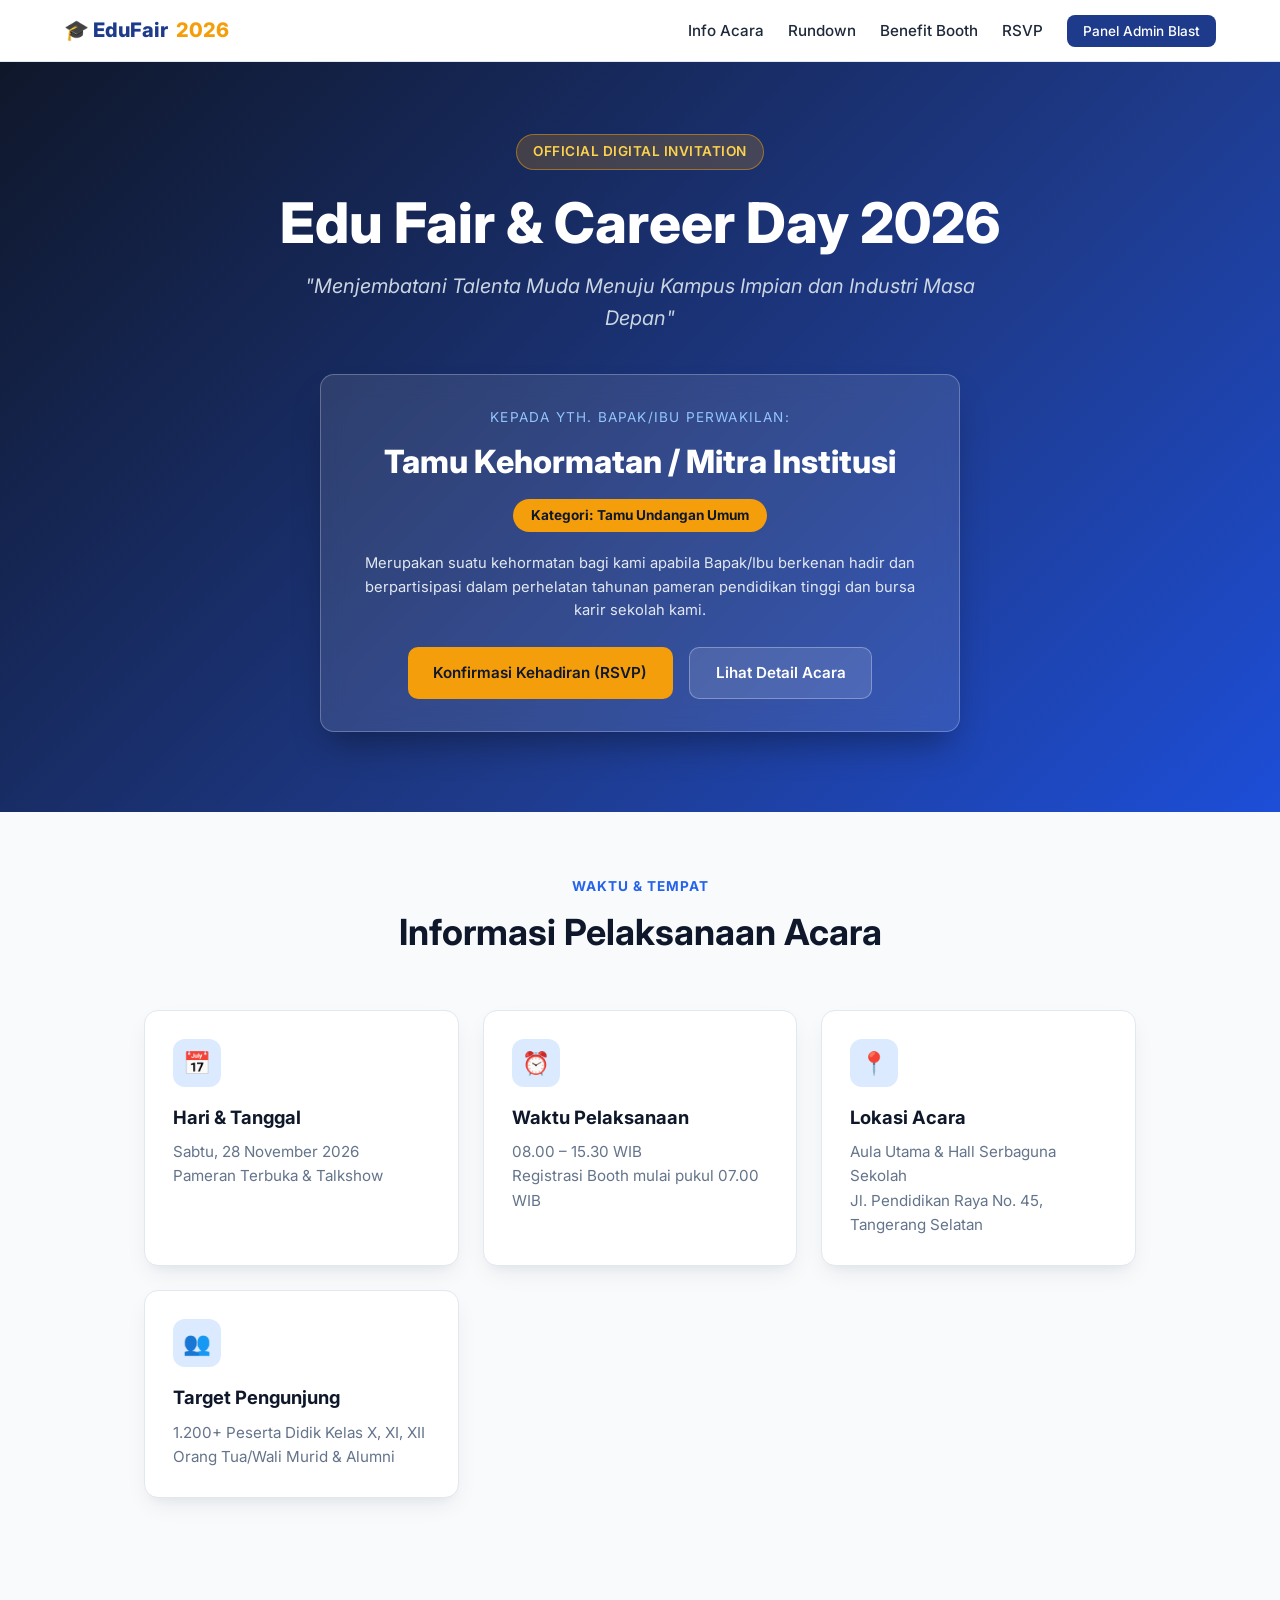
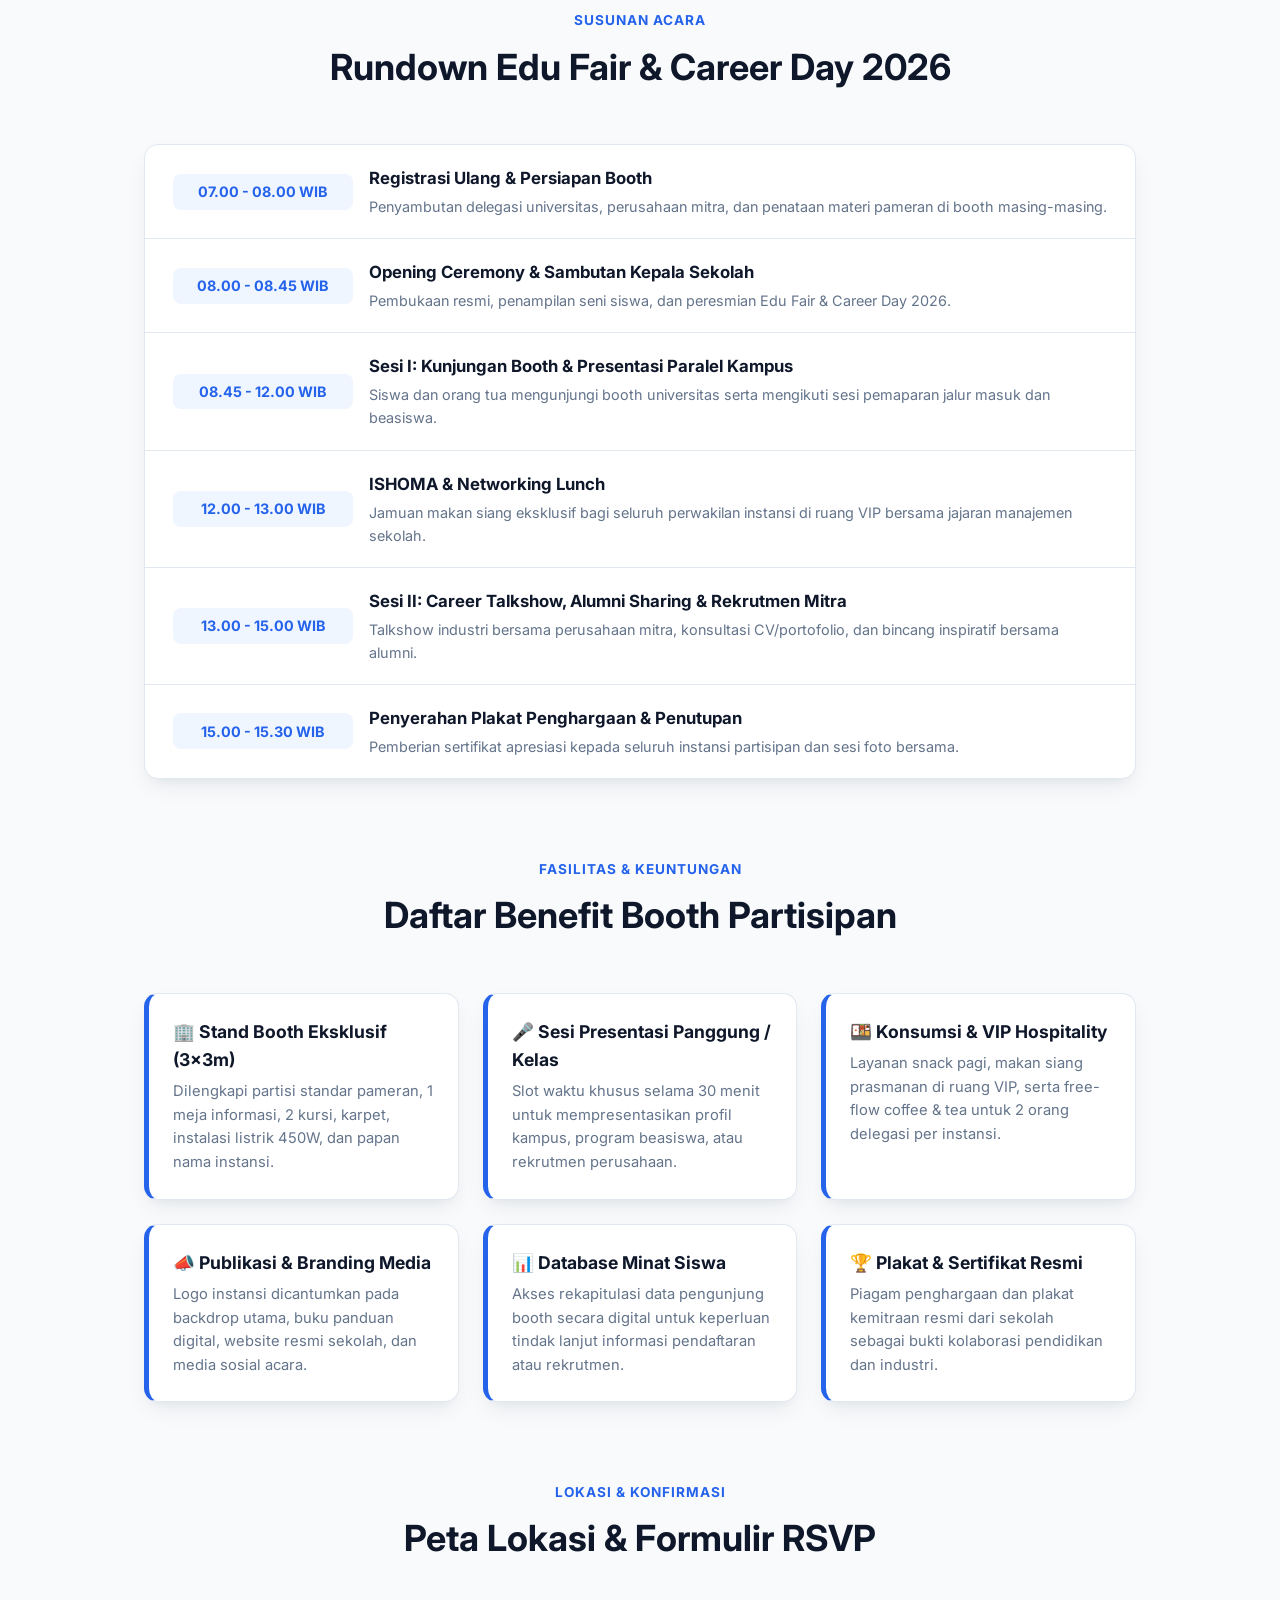
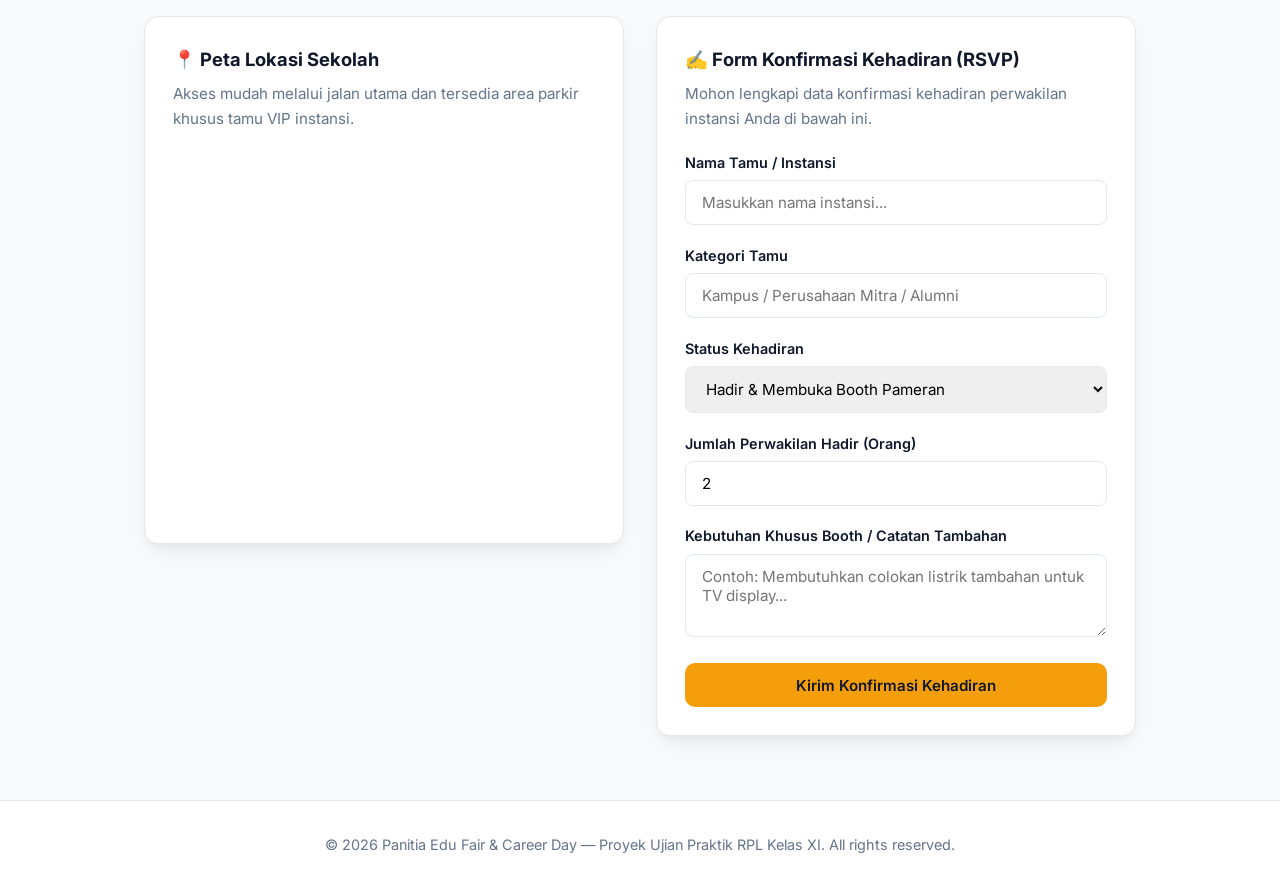
<file: index.html>
<!DOCTYPE html>
<html lang="id">
<head>
    <meta charset="UTF-8">
    <meta name="viewport" content="width=device-width, initial-scale=1.0">
    <title>Undangan Resmi - Edu Fair & Career Day 2026</title>
    <link rel="stylesheet" href="style.css">
    <link rel="preconnect" href="https://fonts.googleapis.com">
    <link rel="preconnect" href="https://fonts.gstatic.com" crossorigin>
    <link href="https://fonts.googleapis.com/css2?family=Inter:wght@400;500;600;700;800&display=swap" rel="stylesheet">
</head>
<body>

    <!-- Navigasi -->
    <nav class="navbar">
        <a href="index.html" class="brand">🎓 EduFair<span>2026</span></a>
        <ul class="nav-links">
            <li><a href="#acara">Info Acara</a></li>
            <li><a href="#rundown">Rundown</a></li>
            <li><a href="#benefit">Benefit Booth</a></li>
            <li><a href="#rsvp">RSVP</a></li>
            <li><a href="admin.html" class="btn-nav">Panel Admin Blast</a></li>
        </ul>
    </nav>

    <!-- Hero & Personalisasi Tamu Dinamis -->
    <header class="hero">
        <span class="hero-badge">Official Digital Invitation</span>
        <h1>Edu Fair & Career Day 2026</h1>
        <p class="hero-theme">"Menjembatani Talenta Muda Menuju Kampus Impian dan Industri Masa Depan"</p>

        <div class="invitation-box">
            <p class="invitation-label">Kepada Yth. Bapak/Ibu Perwakilan:</p>
            <h2 id="guest-name" class="guest-name">Tamu Kehormatan / Mitra Institusi</h2>
            <div>
                <span id="guest-category" class="guest-category">Kategori: Tamu Undangan Umum</span>
            </div>
            <p class="invitation-note">
                Merupakan suatu kehormatan bagi kami apabila Bapak/Ibu berkenan hadir dan berpartisipasi dalam perhelatan tahunan pameran pendidikan tinggi dan bursa karir sekolah kami.
            </p>
            <div class="hero-actions">
                <a href="#rsvp" class="btn btn-primary">Konfirmasi Kehadiran (RSVP)</a>
                <a href="#acara" class="btn btn-outline">Lihat Detail Acara</a>
            </div>
        </div>
    </header>

    <!-- Informasi Waktu & Pelaksanaan -->
    <section id="acara" class="container">
        <div class="section-header">
            <span class="section-tag">Waktu & Tempat</span>
            <h2>Informasi Pelaksanaan Acara</h2>
        </div>

        <div class="info-grid">
            <div class="card">
                <div class="card-icon">📅</div>
                <h3>Hari & Tanggal</h3>
                <p>Sabtu, 28 November 2026</p>
                <p>Pameran Terbuka & Talkshow</p>
            </div>
            <div class="card">
                <div class="card-icon">⏰</div>
                <h3>Waktu Pelaksanaan</h3>
                <p>08.00 – 15.30 WIB</p>
                <p>Registrasi Booth mulai pukul 07.00 WIB</p>
            </div>
            <div class="card">
                <div class="card-icon">📍</div>
                <h3>Lokasi Acara</h3>
                <p>Aula Utama & Hall Serbaguna Sekolah</p>
                <p>Jl. Pendidikan Raya No. 45, Tangerang Selatan</p>
            </div>
            <div class="card">
                <div class="card-icon">👥</div>
                <h3>Target Pengunjung</h3>
                <p>1.200+ Peserta Didik Kelas X, XI, XII</p>
                <p>Orang Tua/Wali Murid & Alumni</p>
            </div>
        </div>
    </section>

    <!-- Rundown Acara -->
    <section id="rundown" class="container" style="padding-top: 1rem;">
        <div class="section-header">
            <span class="section-tag">Susunan Acara</span>
            <h2>Rundown Edu Fair & Career Day 2026</h2>
        </div>

        <div class="rundown-wrapper">
            <div class="rundown-item">
                <span class="rundown-time">07.00 - 08.00 WIB</span>
                <div class="rundown-detail">
                    <h4>Registrasi Ulang & Persiapan Booth</h4>
                    <p>Penyambutan delegasi universitas, perusahaan mitra, dan penataan materi pameran di booth masing-masing.</p>
                </div>
            </div>
            <div class="rundown-item">
                <span class="rundown-time">08.00 - 08.45 WIB</span>
                <div class="rundown-detail">
                    <h4>Opening Ceremony & Sambutan Kepala Sekolah</h4>
                    <p>Pembukaan resmi, penampilan seni siswa, dan peresmian Edu Fair & Career Day 2026.</p>
                </div>
            </div>
            <div class="rundown-item">
                <span class="rundown-time">08.45 - 12.00 WIB</span>
                <div class="rundown-detail">
                    <h4>Sesi I: Kunjungan Booth & Presentasi Paralel Kampus</h4>
                    <p>Siswa dan orang tua mengunjungi booth universitas serta mengikuti sesi pemaparan jalur masuk dan beasiswa.</p>
                </div>
            </div>
            <div class="rundown-item">
                <span class="rundown-time">12.00 - 13.00 WIB</span>
                <div class="rundown-detail">
                    <h4>ISHOMA & Networking Lunch</h4>
                    <p>Jamuan makan siang eksklusif bagi seluruh perwakilan instansi di ruang VIP bersama jajaran manajemen sekolah.</p>
                </div>
            </div>
            <div class="rundown-item">
                <span class="rundown-time">13.00 - 15.00 WIB</span>
                <div class="rundown-detail">
                    <h4>Sesi II: Career Talkshow, Alumni Sharing & Rekrutmen Mitra</h4>
                    <p>Talkshow industri bersama perusahaan mitra, konsultasi CV/portofolio, dan bincang inspiratif bersama alumni.</p>
                </div>
            </div>
            <div class="rundown-item">
                <span class="rundown-time">15.00 - 15.30 WIB</span>
                <div class="rundown-detail">
                    <h4>Penyerahan Plakat Penghargaan & Penutupan</h4>
                    <p>Pemberian sertifikat apresiasi kepada seluruh instansi partisipan dan sesi foto bersama.</p>
                </div>
            </div>
        </div>
    </section>

    <!-- Benefit Booth -->
    <section id="benefit" class="container" style="padding-top: 1rem;">
        <div class="section-header">
            <span class="section-tag">Fasilitas & Keuntungan</span>
            <h2>Daftar Benefit Booth Partisipan</h2>
        </div>

        <div class="benefits-grid">
            <div class="benefit-card">
                <h3>🏢 Stand Booth Eksklusif (3x3m)</h3>
                <p>Dilengkapi partisi standar pameran, 1 meja informasi, 2 kursi, karpet, instalasi listrik 450W, dan papan nama instansi.</p>
            </div>
            <div class="benefit-card">
                <h3>🎤 Sesi Presentasi Panggung / Kelas</h3>
                <p>Slot waktu khusus selama 30 menit untuk mempresentasikan profil kampus, program beasiswa, atau rekrutmen perusahaan.</p>
            </div>
            <div class="benefit-card">
                <h3>🍱 Konsumsi & VIP Hospitality</h3>
                <p>Layanan snack pagi, makan siang prasmanan di ruang VIP, serta free-flow coffee & tea untuk 2 orang delegasi per instansi.</p>
            </div>
            <div class="benefit-card">
                <h3>📣 Publikasi & Branding Media</h3>
                <p>Logo instansi dicantumkan pada backdrop utama, buku panduan digital, website resmi sekolah, dan media sosial acara.</p>
            </div>
            <div class="benefit-card">
                <h3>📊 Database Minat Siswa</h3>
                <p>Akses rekapitulasi data pengunjung booth secara digital untuk keperluan tindak lanjut informasi pendaftaran atau rekrutmen.</p>
            </div>
            <div class="benefit-card">
                <h3>🏆 Plakat & Sertifikat Resmi</h3>
                <p>Piagam penghargaan dan plakat kemitraan resmi dari sekolah sebagai bukti kolaborasi pendidikan dan industri.</p>
            </div>
        </div>
    </section>

    <!-- Lokasi Google Maps & Form RSVP -->
    <section id="rsvp" class="container" style="padding-top: 1rem;">
        <div class="section-header">
            <span class="section-tag">Lokasi & Konfirmasi</span>
            <h2>Peta Lokasi & Formulir RSVP</h2>
        </div>

        <div class="split-layout">
            <!-- Peta Lokasi -->
            <div class="card">
                <h3>📍 Peta Lokasi Sekolah</h3>
                <p>Akses mudah melalui jalan utama dan tersedia area parkir khusus tamu VIP instansi.</p>
                <iframe 
                    class="map-frame"
                    src="https://www.google.com/maps/embed?pb=!1m18!1m12!1m3!1d3965.716364615568!2d106.707342!3d-6.30095!2m3!1f0!2f0!3f0!3m2!1i1024!2i768!4f13.1!3m3!1m2!1s0x2e69fab10419c095%3A0x8030000000000000!2sTangerang%20Selatan%2C%20Banten!5e0!3m2!1sid!2sid!4v1700000000000!5m2!1sid!2sid" 
                    allowfullscreen="" 
                    loading="lazy" 
                    referrerpolicy="no-referrer-when-downgrade">
                </iframe>
            </div>

            <!-- Form RSVP -->
            <div class="card">
                <h3>✍️ Form Konfirmasi Kehadiran (RSVP)</h3>
                <p style="margin-bottom: 1.25rem;">Mohon lengkapi data konfirmasi kehadiran perwakilan instansi Anda di bawah ini.</p>

                <form id="rsvp-form">
                    <div class="form-group">
                        <label for="rsvp-instansi">Nama Tamu / Instansi</label>
                        <input type="text" id="rsvp-instansi" class="form-control" placeholder="Masukkan nama instansi..." required>
                    </div>
                    <div class="form-group">
                        <label for="rsvp-kategori">Kategori Tamu</label>
                        <input type="text" id="rsvp-kategori" class="form-control" placeholder="Kampus / Perusahaan Mitra / Alumni" required>
                    </div>
                    <div class="form-group">
                        <label for="rsvp-status">Status Kehadiran</label>
                        <select id="rsvp-status" class="form-control" required>
                            <option value="Hadir & Membuka Booth">Hadir & Membuka Booth Pameran</option>
                            <option value="Hadir Sebagai Pembicara / Tamu VIP">Hadir Sebagai Pembicara / Tamu VIP</option>
                            <option value="Berhalangan Hadir">Maaf, Berhalangan Hadir</option>
                        </select>
                    </div>
                    <div class="form-group">
                        <label for="rsvp-delegasi">Jumlah Perwakilan Hadir (Orang)</label>
                        <input type="number" id="rsvp-delegasi" class="form-control" min="1" max="10" value="2" required>
                    </div>
                    <div class="form-group">
                        <label for="rsvp-catatan">Kebutuhan Khusus Booth / Catatan Tambahan</label>
                        <textarea id="rsvp-catatan" class="form-control" rows="3" placeholder="Contoh: Membutuhkan colokan listrik tambahan untuk TV display..."></textarea>
                    </div>
                    <button type="submit" class="btn btn-primary" style="width: 100%;">Kirim Konfirmasi Kehadiran</button>
                </form>

                <div id="rsvp-alert" class="rsvp-alert"></div>
            </div>
        </div>
    </section>

    <footer>
        <p>&copy; 2026 Panitia Edu Fair & Career Day — Proyek Ujian Praktik RPL Kelas XI. All rights reserved.</p>
    </footer>

    <script src="script.js"></script>
</body>
</html>
</file>
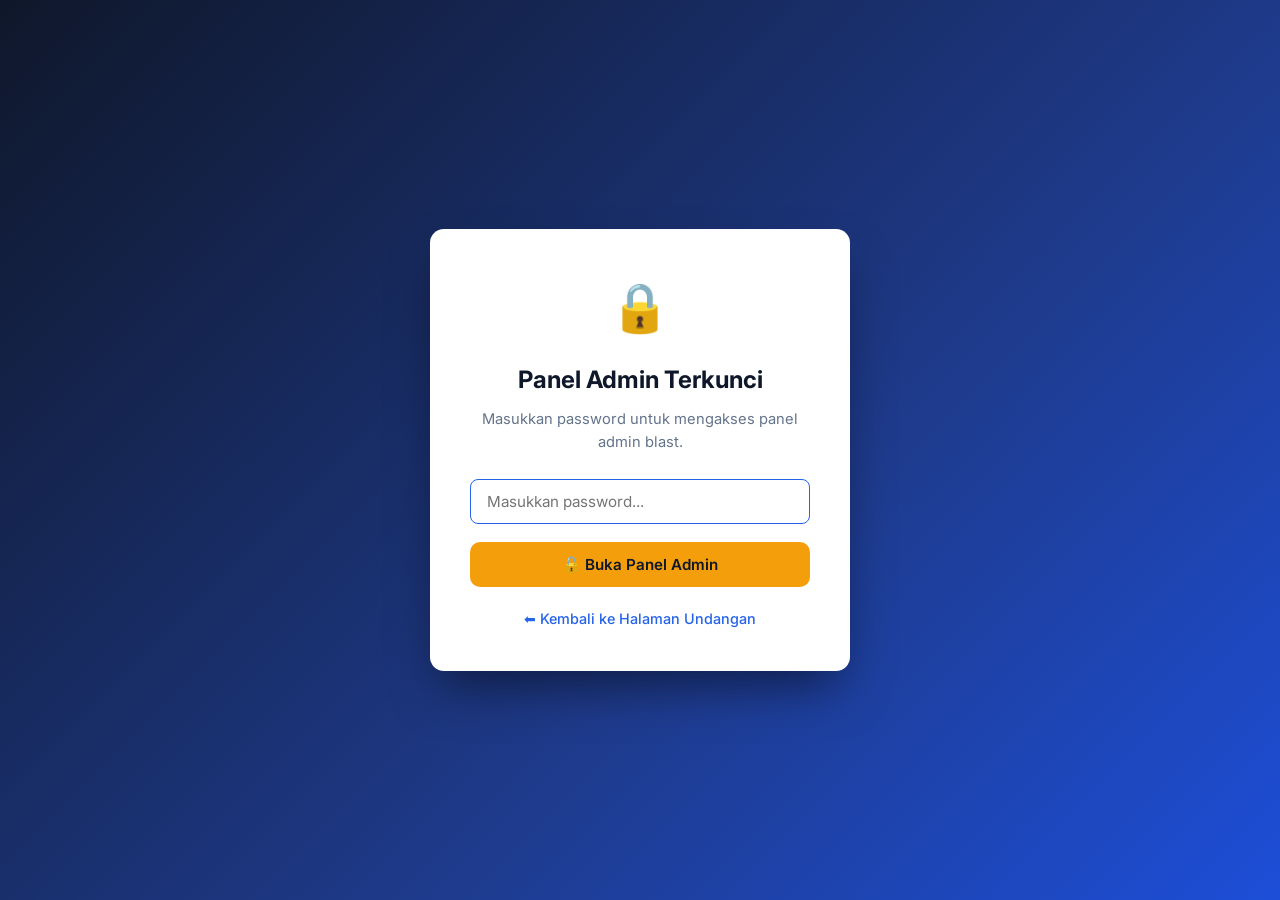
<file: admin.html>
<!DOCTYPE html>
<html lang="id">
<head>
    <meta charset="UTF-8">
    <meta name="viewport" content="width=device-width, initial-scale=1.0">
    <title>Admin Blast &amp; Generator Link - Edu Fair 2026</title>
    <link rel="stylesheet" href="style.css">
    <link rel="preconnect" href="https://fonts.googleapis.com">
    <link rel="preconnect" href="https://fonts.gstatic.com" crossorigin>
    <link href="https://fonts.googleapis.com/css2?family=Inter:wght@400;500;600;700;800&display=swap" rel="stylesheet">
</head>
<body>

    <!-- Password Gate Overlay -->
    <div id="password-gate" class="password-gate">
        <div class="password-gate-box">
            <div class="password-gate-icon">🔒</div>
            <h2>Panel Admin Terkunci</h2>
            <p>Masukkan password untuk mengakses panel admin blast.</p>
            <form id="password-form">
                <div class="form-group">
                    <input type="password" id="admin-password" class="form-control" placeholder="Masukkan password..." required autofocus>
                </div>
                <button type="submit" class="btn btn-primary" style="width: 100%;">🔓 Buka Panel Admin</button>
            </form>
            <div id="password-error" class="password-error"></div>
            <a href="index.html" class="password-back-link">⬅ Kembali ke Halaman Undangan</a>
        </div>
    </div>

    <!-- Konten Admin (tersembunyi sampai password benar) -->
    <div id="admin-content" class="admin-content-hidden">
        <nav class="navbar">
            <a href="index.html" class="brand">🎓 EduFair<span>2026</span></a>
            <ul class="nav-links">
                <li><a href="index.html">⬅ Kembali ke Halaman Undangan</a></li>
            </ul>
        </nav>

        <header class="admin-header">
            <div class="container" style="padding: 0;">
                <span class="hero-badge">Sistem Blast Peserta</span>
                <h1 style="font-size: 2rem; margin-bottom: 0.5rem;">Generator Tautan &amp; WhatsApp Blast</h1>
                <p style="color: #cbd5e1;">Kelola data tamu dari file <strong>data-tamu.csv</strong> dan kirimkan tautan undangan terpersonalisasi secara otomatis.</p>
            </div>
        </header>

        <main class="container" style="padding-top: 2.5rem;">
            <div class="card" style="margin-bottom: 2rem;">
                <div class="admin-controls">
                    <div>
                        <h3 style="margin-bottom: 0.25rem;">📂 Impor File CSV Data Tamu</h3>
                        <p style="font-size: 0.88rem; color: var(--text-muted);">
                            Sistem otomatis memuat sampel <code>data-tamu.csv</code>. Anda juga dapat mengunggah file CSV kustom (kolom: <code>id, nama_tamu, instansi, kategori, no_whatsapp</code>).
                        </p>
                    </div>
                    <div style="display: flex; gap: 0.75rem; align-items: center; flex-wrap: wrap;">
                        <input type="file" id="csv-file-input" accept=".csv" class="form-control" style="width: auto; padding: 0.5rem;">
                        <button id="btn-reset-csv" class="btn btn-primary" style="padding: 0.65rem 1.1rem; font-size: 0.88rem;">Muat Ulang Sampel Default</button>
                    </div>
                </div>
            </div>

            <div class="table-responsive">
                <table>
                    <thead>
                        <tr>
                            <th>ID</th>
                            <th>Nama Tamu</th>
                            <th>Instansi</th>
                            <th>Kategori</th>
                            <th>No. WhatsApp</th>
                            <th>Preview Link Personalisasi</th>
                            <th>Aksi Blast</th>
                        </tr>
                    </thead>
                    <tbody id="guest-table-body">
                        <!-- Diisi secara dinamis oleh script.js -->
                    </tbody>
                </table>
            </div>

            <!-- Seksi Data RSVP Masuk -->
            <div style="margin-top: 3rem;">
                <div class="section-header" style="text-align: left; margin-bottom: 1.5rem;">
                    <span class="section-tag">📋 Rekap Konfirmasi</span>
                    <h2 style="font-size: 1.5rem;">Data RSVP Masuk</h2>
                    <p style="color: var(--text-muted); font-size: 0.9rem; margin-top: 0.35rem;">
                        Semua konfirmasi kehadiran yang dikirim tamu melalui halaman undangan akan muncul di sini.
                    </p>
                </div>

                <div class="card" style="margin-bottom: 1.25rem;">
                    <div class="admin-controls">
                        <div style="display: flex; align-items: center; gap: 0.75rem; flex-wrap: wrap;">
                            <span id="rsvp-count" class="rsvp-count-badge">0 respons masuk</span>
                            <span id="rsvp-source" class="rsvp-source-badge source-local">💾 localStorage</span>
                        </div>
                        <div style="display: flex; gap: 0.75rem; flex-wrap: wrap;">
                            <button id="btn-refresh-rsvp" class="btn btn-outline-dark" style="padding: 0.65rem 1.1rem; font-size: 0.88rem;">🔄 Refresh</button>
                            <button id="btn-export-rsvp" class="btn btn-primary" style="padding: 0.65rem 1.1rem; font-size: 0.88rem;">📥 Export CSV</button>
                            <button id="btn-clear-rsvp" class="btn btn-danger" style="padding: 0.65rem 1.1rem; font-size: 0.88rem;">🗑️ Hapus Semua Data</button>
                        </div>
                    </div>
                </div>

                <div class="table-responsive">
                    <table>
                        <thead>
                            <tr>
                                <th>No</th>
                                <th>Waktu Kirim</th>
                                <th>Nama / Instansi</th>
                                <th>Kategori</th>
                                <th>Status Kehadiran</th>
                                <th>Jumlah Delegasi</th>
                                <th>Catatan / Kebutuhan Khusus</th>
                                <th>Aksi</th>
                            </tr>
                        </thead>
                        <tbody id="rsvp-table-body">
                            <!-- Diisi secara dinamis oleh script.js -->
                        </tbody>
                    </table>
                </div>
            </div>
        </main>

        <footer>
            <p>&copy; 2026 Sistem Admin Undangan Dinamis — Edu Fair &amp; Career Day.</p>
        </footer>
    </div>

    <script src="script.js"></script>
</body>
</html>
</file>
<file: style.css>
:root {
    --primary: #1e3a8a;
    --primary-light: #2563eb;
    --secondary: #0f172a;
    --accent: #f59e0b;
    --accent-hover: #d97706;
    --bg-light: #f8fafc;
    --surface: #ffffff;
    --text-main: #1e293b;
    --text-muted: #64748b;
    --border: #e2e8f0;
    --success: #10b981;
    --radius: 14px;
    --shadow: 0 10px 25px -5px rgba(15, 23, 42, 0.08), 0 8px 10px -6px rgba(15, 23, 42, 0.04);
}

* {
    margin: 0;
    padding: 0;
    box-sizing: border-box;
    font-family: 'Inter', -apple-system, BlinkMacSystemFont, "Segoe UI", Roboto, sans-serif;
    scroll-behavior: smooth;
}

body {
    background-color: var(--bg-light);
    color: var(--text-main);
    line-height: 1.6;
}

/* Navbar */
.navbar {
    position: sticky;
    top: 0;
    z-index: 100;
    background: rgba(255, 255, 255, 0.9);
    backdrop-filter: blur(10px);
    border-bottom: 1px solid var(--border);
    padding: 0.9rem 5%;
    display: flex;
    justify-content: space-between;
    align-items: center;
}

.brand {
    font-weight: 800;
    font-size: 1.25rem;
    color: var(--primary);
    text-decoration: none;
    display: flex;
    align-items: center;
    gap: 0.5rem;
}

.brand span {
    color: var(--accent);
}

.nav-links {
    display: flex;
    gap: 1.5rem;
    align-items: center;
    list-style: none;
}

.nav-links a {
    text-decoration: none;
    color: var(--text-main);
    font-weight: 500;
    font-size: 0.95rem;
    transition: color 0.2s;
}

.nav-links a:hover {
    color: var(--primary-light);
}

.btn-nav {
    background: var(--primary);
    color: #fff !important;
    padding: 0.5rem 1rem;
    border-radius: 8px;
    font-size: 0.85rem !important;
}

.btn-nav:hover {
    background: var(--primary-light);
}

/* Hero & Invitation Card */
.hero {
    background: linear-gradient(135deg, #0f172a 0%, #1e3a8a 60%, #1d4ed8 100%);
    color: #ffffff;
    padding: 4.5rem 5% 5rem;
    text-align: center;
    position: relative;
    overflow: hidden;
}

.hero-badge {
    display: inline-block;
    background: rgba(245, 158, 11, 0.2);
    border: 1px solid rgba(245, 158, 11, 0.5);
    color: #fcd34d;
    padding: 0.4rem 1rem;
    border-radius: 999px;
    font-size: 0.85rem;
    font-weight: 600;
    letter-spacing: 0.5px;
    margin-bottom: 1.25rem;
    text-transform: uppercase;
}

.hero h1 {
    font-size: clamp(2rem, 5vw, 3.5rem);
    font-weight: 800;
    margin-bottom: 0.75rem;
    line-height: 1.2;
}

.hero-theme {
    font-size: clamp(1rem, 2.2vw, 1.25rem);
    color: #cbd5e1;
    max-width: 720px;
    margin: 0 auto 2.5rem;
    font-style: italic;
}

.invitation-box {
    background: rgba(255, 255, 255, 0.1);
    backdrop-filter: blur(12px);
    border: 1px solid rgba(255, 255, 255, 0.25);
    max-width: 640px;
    margin: 0 auto;
    padding: 2rem;
    border-radius: var(--radius);
    box-shadow: 0 20px 35px -10px rgba(0, 0, 0, 0.35);
}

.invitation-label {
    font-size: 0.85rem;
    text-transform: uppercase;
    letter-spacing: 1.2px;
    color: #93c5fd;
    margin-bottom: 0.5rem;
}

.guest-name {
    font-size: clamp(1.4rem, 3vw, 2rem);
    font-weight: 800;
    color: #ffffff;
    margin-bottom: 0.75rem;
}

.guest-category {
    display: inline-block;
    background: var(--accent);
    color: #0f172a;
    font-weight: 700;
    padding: 0.35rem 1.1rem;
    border-radius: 999px;
    font-size: 0.85rem;
    margin-bottom: 1.25rem;
}

.invitation-note {
    font-size: 0.92rem;
    color: #e2e8f0;
    margin-bottom: 1.5rem;
}

.hero-actions {
    display: flex;
    gap: 1rem;
    justify-content: center;
    flex-wrap: wrap;
}

.btn {
    display: inline-flex;
    align-items: center;
    justify-content: center;
    gap: 0.5rem;
    padding: 0.8rem 1.6rem;
    border-radius: 10px;
    font-weight: 600;
    font-size: 0.95rem;
    cursor: pointer;
    text-decoration: none;
    border: none;
    transition: all 0.2s ease;
}

.btn-primary {
    background: var(--accent);
    color: #0f172a;
}

.btn-primary:hover {
    background: var(--accent-hover);
    transform: translateY(-2px);
}

.btn-outline {
    background: rgba(255, 255, 255, 0.12);
    color: #ffffff;
    border: 1px solid rgba(255, 255, 255, 0.3);
}

.btn-outline:hover {
    background: rgba(255, 255, 255, 0.22);
}

.btn-whatsapp {
    background: #16a34a;
    color: #ffffff;
    padding: 0.55rem 1rem;
    font-size: 0.85rem;
    border-radius: 8px;
}

.btn-whatsapp:hover {
    background: #15803d;
}

/* Container & Sections */
.container {
    max-width: 1120px;
    margin: 0 auto;
    padding: 4rem 5%;
}

.section-header {
    text-align: center;
    margin-bottom: 3rem;
}

.section-tag {
    color: var(--primary-light);
    font-weight: 700;
    font-size: 0.85rem;
    text-transform: uppercase;
    letter-spacing: 1px;
    display: block;
    margin-bottom: 0.4rem;
}

.section-header h2 {
    font-size: clamp(1.6rem, 3vw, 2.25rem);
    color: var(--secondary);
}

/* Info Cards Grid */
.info-grid {
    display: grid;
    grid-template-columns: repeat(auto-fit, minmax(250px, 1fr));
    gap: 1.5rem;
    margin-bottom: 2rem;
}

.card {
    background: var(--surface);
    border: 1px solid var(--border);
    border-radius: var(--radius);
    padding: 1.75rem;
    box-shadow: var(--shadow);
}

.card-icon {
    width: 48px;
    height: 48px;
    border-radius: 12px;
    background: #dbeafe;
    color: var(--primary);
    display: flex;
    align-items: center;
    justify-content: center;
    font-size: 1.4rem;
    margin-bottom: 1rem;
}

.card h3 {
    font-size: 1.15rem;
    margin-bottom: 0.5rem;
    color: var(--secondary);
}

.card p {
    color: var(--text-muted);
    font-size: 0.95rem;
}

/* Rundown Table / Timeline */
.rundown-wrapper {
    background: var(--surface);
    border: 1px solid var(--border);
    border-radius: var(--radius);
    overflow: hidden;
    box-shadow: var(--shadow);
}

.rundown-item {
    display: grid;
    grid-template-columns: 180px 1fr;
    padding: 1.25rem 1.75rem;
    border-bottom: 1px solid var(--border);
    align-items: center;
    gap: 1rem;
}

.rundown-item:last-child {
    border-bottom: none;
}

.rundown-time {
    font-weight: 700;
    color: var(--primary-light);
    background: #eff6ff;
    padding: 0.4rem 0.85rem;
    border-radius: 8px;
    text-align: center;
    font-size: 0.9rem;
}

.rundown-detail h4 {
    font-size: 1.05rem;
    color: var(--secondary);
    margin-bottom: 0.2rem;
}

.rundown-detail p {
    font-size: 0.9rem;
    color: var(--text-muted);
}

/* Benefits Grid */
.benefits-grid {
    display: grid;
    grid-template-columns: repeat(auto-fit, minmax(280px, 1fr));
    gap: 1.5rem;
}

.benefit-card {
    background: var(--surface);
    border: 1px solid var(--border);
    border-left: 5px solid var(--primary-light);
    border-radius: var(--radius);
    padding: 1.5rem;
    box-shadow: var(--shadow);
}

.benefit-card h3 {
    font-size: 1.1rem;
    margin-bottom: 0.4rem;
    color: var(--secondary);
}

.benefit-card p {
    color: var(--text-muted);
    font-size: 0.92rem;
}

/* Location & RSVP Split */
.split-layout {
    display: grid;
    grid-template-columns: 1fr 1fr;
    gap: 2rem;
    align-items: start;
}

.map-frame {
    width: 100%;
    height: 360px;
    border: 0;
    border-radius: 10px;
    margin-top: 1rem;
}

.form-group {
    margin-bottom: 1.15rem;
}

.form-group label {
    display: block;
    font-weight: 600;
    font-size: 0.9rem;
    margin-bottom: 0.4rem;
    color: var(--secondary);
}

.form-control {
    width: 100%;
    padding: 0.75rem 1rem;
    border: 1px solid var(--border);
    border-radius: 8px;
    font-size: 0.95rem;
    outline: none;
    transition: border-color 0.2s;
}

.form-control:focus {
    border-color: var(--primary-light);
}

.rsvp-alert {
    display: none;
    margin-top: 1rem;
    padding: 1rem;
    border-radius: 8px;
    background: #dcfce7;
    color: #166534;
    font-weight: 600;
    font-size: 0.92rem;
    border: 1px solid #86efac;
}

/* Admin Page Styles */
.admin-header {
    background: var(--secondary);
    color: #ffffff;
    padding: 2.5rem 5%;
}

.admin-controls {
    display: flex;
    flex-wrap: wrap;
    gap: 1rem;
    justify-content: space-between;
    align-items: center;
    margin-bottom: 1.5rem;
}

.table-responsive {
    width: 100%;
    overflow-x: auto;
    background: var(--surface);
    border-radius: var(--radius);
    border: 1px solid var(--border);
    box-shadow: var(--shadow);
}

table {
    width: 100%;
    border-collapse: collapse;
    min-width: 750px;
}

th, td {
    padding: 1rem 1.25rem;
    text-align: left;
    border-bottom: 1px solid var(--border);
    font-size: 0.92rem;
}

th {
    background: #f1f5f9;
    font-weight: 700;
    color: var(--secondary);
    text-transform: uppercase;
    font-size: 0.8rem;
    letter-spacing: 0.5px;
}

tr:hover {
    background: #f8fafc;
}

.badge-cat {
    display: inline-block;
    padding: 0.25rem 0.75rem;
    border-radius: 999px;
    font-size: 0.78rem;
    font-weight: 700;
}

.badge-kampus {
    background: #dbeafe;
    color: #1e40af;
}

.badge-mitra {
    background: #fef3c7;
    color: #92400e;
}

.badge-alumni {
    background: #dcfce7;
    color: #166534;
}

.link-preview {
    font-family: monospace;
    font-size: 0.82rem;
    background: #f1f5f9;
    padding: 0.3rem 0.6rem;
    border-radius: 6px;
    color: #334155;
    display: inline-block;
    max-width: 240px;
    overflow: hidden;
    text-overflow: ellipsis;
    white-space: nowrap;
}

footer {
    text-align: center;
    padding: 2rem 5%;
    border-top: 1px solid var(--border);
    color: var(--text-muted);
    font-size: 0.9rem;
    background: var(--surface);
}

/* ===== RSVP ADMIN STYLES ===== */
.rsvp-count-badge {
    display: inline-block;
    background: #dbeafe;
    color: #1e40af;
    font-weight: 700;
    padding: 0.4rem 1rem;
    border-radius: 999px;
    font-size: 0.9rem;
}

.rsvp-source-badge {
    display: inline-block;
    font-weight: 600;
    padding: 0.35rem 0.85rem;
    border-radius: 999px;
    font-size: 0.78rem;
}

.source-cloud {
    background: #dcfce7;
    color: #166534;
}

.source-local {
    background: #fef3c7;
    color: #92400e;
}

.btn-outline-dark {
    background: var(--surface);
    color: var(--text-main);
    border: 1px solid var(--border);
}

.btn-outline-dark:hover {
    background: #f1f5f9;
    transform: translateY(-2px);
}

.btn-danger {
    background: #dc2626;
    color: #ffffff;
}

.btn-danger:hover {
    background: #b91c1c;
    transform: translateY(-2px);
}

.btn-delete-rsvp {
    display: inline-flex;
    align-items: center;
    justify-content: center;
    background: #fef2f2;
    border: 1px solid #fecaca;
    border-radius: 8px;
    padding: 0.4rem 0.65rem;
    cursor: pointer;
    font-size: 0.9rem;
    transition: all 0.2s;
}

.btn-delete-rsvp:hover {
    background: #fee2e2;
    border-color: #f87171;
}

.badge-status {
    display: inline-block;
    padding: 0.25rem 0.75rem;
    border-radius: 999px;
    font-size: 0.78rem;
    font-weight: 700;
    white-space: nowrap;
}

.badge-hadir-booth {
    background: #dcfce7;
    color: #166534;
}

.badge-hadir-vip {
    background: #dbeafe;
    color: #1e40af;
}

.badge-tidak-hadir {
    background: #fef2f2;
    color: #dc2626;
}

/* ===== PASSWORD GATE ===== */
.password-gate {
    position: fixed;
    top: 0;
    left: 0;
    width: 100%;
    height: 100%;
    background: linear-gradient(135deg, #0f172a 0%, #1e3a8a 60%, #1d4ed8 100%);
    display: flex;
    align-items: center;
    justify-content: center;
    z-index: 9999;
    padding: 1.5rem;
}

.password-gate-box {
    background: var(--surface);
    border-radius: var(--radius);
    padding: 2.5rem;
    max-width: 420px;
    width: 100%;
    text-align: center;
    box-shadow: 0 25px 50px -12px rgba(0, 0, 0, 0.5);
}

.password-gate-icon {
    font-size: 3rem;
    margin-bottom: 1rem;
}

.password-gate-box h2 {
    font-size: 1.5rem;
    color: var(--secondary);
    margin-bottom: 0.5rem;
}

.password-gate-box > p {
    color: var(--text-muted);
    font-size: 0.92rem;
    margin-bottom: 1.5rem;
}

.password-error {
    display: none;
    margin-top: 1rem;
    padding: 0.75rem 1rem;
    border-radius: 8px;
    background: #fef2f2;
    color: #dc2626;
    font-weight: 600;
    font-size: 0.88rem;
    border: 1px solid #fecaca;
}

.password-back-link {
    display: inline-block;
    margin-top: 1.25rem;
    color: var(--primary-light);
    text-decoration: none;
    font-size: 0.9rem;
    font-weight: 500;
}

.password-back-link:hover {
    text-decoration: underline;
}

.admin-content-hidden {
    display: none;
}

/* ===== HAMBURGER MENU ===== */
.hamburger {
    display: none;
    background: none;
    border: none;
    cursor: pointer;
    padding: 0.5rem;
    z-index: 200;
    flex-direction: column;
    gap: 5px;
}

.hamburger span {
    display: block;
    width: 24px;
    height: 3px;
    background: var(--text-main);
    border-radius: 3px;
    transition: all 0.3s ease;
}

.hamburger.active span:nth-child(1) {
    transform: rotate(45deg) translate(5px, 6px);
}

.hamburger.active span:nth-child(2) {
    opacity: 0;
}

.hamburger.active span:nth-child(3) {
    transform: rotate(-45deg) translate(5px, -6px);
}

/* ===== RESPONSIVE: TABLET (max 768px) ===== */
@media (max-width: 768px) {
    .hamburger {
        display: flex;
    }

    .nav-links {
        display: none;
        position: absolute;
        top: 100%;
        left: 0;
        right: 0;
        background: rgba(255, 255, 255, 0.98);
        backdrop-filter: blur(10px);
        flex-direction: column;
        padding: 1.25rem 5%;
        gap: 0.5rem;
        border-bottom: 1px solid var(--border);
        box-shadow: 0 10px 25px rgba(0,0,0,0.08);
    }

    .nav-links.nav-open {
        display: flex;
    }

    .nav-links li {
        width: 100%;
    }

    .nav-links a {
        display: block;
        padding: 0.75rem 0;
        border-bottom: 1px solid var(--border);
    }

    .nav-links li:last-child a {
        border-bottom: none;
    }

    .btn-nav {
        text-align: center;
        display: block;
        margin-top: 0.5rem;
    }

    .hero {
        padding: 3rem 5% 3.5rem;
    }

    .hero h1 {
        font-size: 1.75rem;
    }

    .invitation-box {
        padding: 1.5rem;
    }

    .container {
        padding: 2.5rem 4%;
    }

    .rundown-item {
        grid-template-columns: 1fr;
        gap: 0.5rem;
    }

    .rundown-time {
        width: fit-content;
    }

    .split-layout {
        grid-template-columns: 1fr;
    }

    .map-frame {
        height: 250px;
    }

    .info-grid {
        grid-template-columns: 1fr;
    }

    .benefits-grid {
        grid-template-columns: 1fr;
    }

    .admin-header {
        padding: 1.5rem 4%;
    }

    .admin-header h1 {
        font-size: 1.4rem !important;
    }

    .admin-controls {
        flex-direction: column;
        align-items: flex-start;
    }

    table {
        min-width: 600px;
    }

    th, td {
        padding: 0.75rem 0.85rem;
        font-size: 0.82rem;
    }

    .btn-whatsapp {
        padding: 0.5rem 0.75rem;
        font-size: 0.78rem;
        white-space: nowrap;
    }

    .link-preview {
        max-width: 160px;
        font-size: 0.75rem;
    }
}

/* ===== RESPONSIVE: MOBILE KECIL (max 480px) ===== */
@media (max-width: 480px) {
    .hero {
        padding: 2.5rem 4% 3rem;
    }

    .hero h1 {
        font-size: 1.4rem;
    }

    .hero-theme {
        font-size: 0.9rem;
    }

    .hero-badge {
        font-size: 0.75rem;
        padding: 0.3rem 0.8rem;
    }

    .invitation-box {
        padding: 1.25rem;
    }

    .guest-name {
        font-size: 1.2rem;
    }

    .guest-category {
        font-size: 0.78rem;
        padding: 0.3rem 0.85rem;
    }

    .hero-actions {
        flex-direction: column;
    }

    .hero-actions .btn {
        width: 100%;
        justify-content: center;
    }

    .container {
        padding: 2rem 4%;
    }

    .section-header {
        margin-bottom: 2rem;
    }

    .section-header h2 {
        font-size: 1.3rem;
    }

    .card {
        padding: 1.25rem;
    }

    .rundown-item {
        padding: 1rem;
    }

    .benefit-card {
        padding: 1.15rem;
    }

    .form-control {
        padding: 0.65rem 0.85rem;
        font-size: 0.9rem;
    }

    .btn {
        padding: 0.7rem 1.2rem;
        font-size: 0.88rem;
    }

    .password-gate-box {
        padding: 1.75rem 1.5rem;
    }

    .password-gate-box h2 {
        font-size: 1.25rem;
    }

    footer {
        font-size: 0.8rem;
        padding: 1.5rem 4%;
    }
}
</file>
